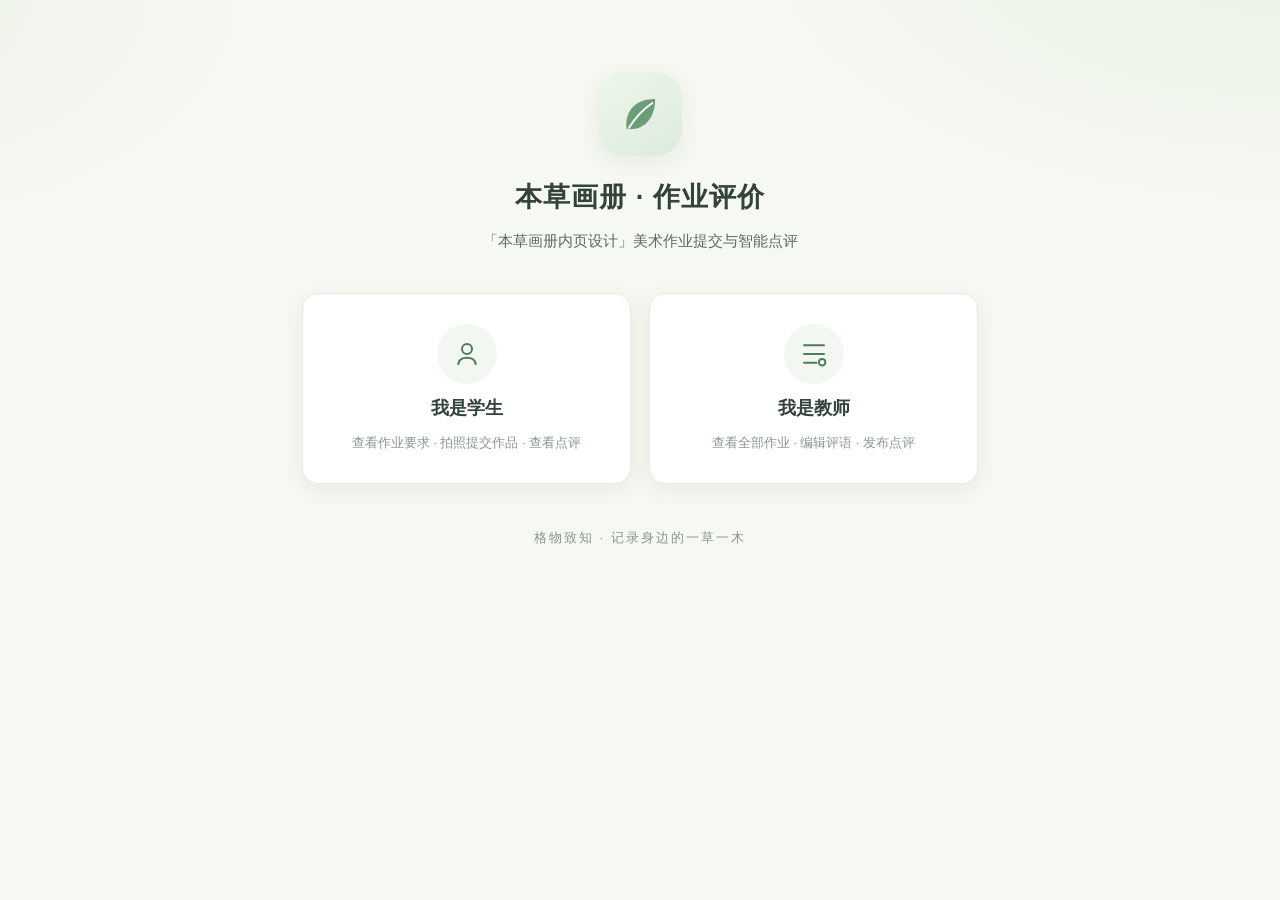
<file: index.html>
<!DOCTYPE html>
<html lang="zh-CN">
<head>
  <meta charset="UTF-8">
  <meta name="viewport" content="width=device-width, initial-scale=1.0, viewport-fit=cover">
  <meta name="theme-color" content="#6b9e77">
  <title>本草画册 · 作业评价</title>
  <link rel="icon" href="data:image/svg+xml,%3Csvg xmlns='http://www.w3.org/2000/svg' viewBox='0 0 32 32'%3E%3Cpath d='M27 5C13 5 6 13 6 24c0 1 .1 2 .2 2.8C7 27 8 27 9 27c11 0 18-9 18-22z' fill='%236b9e77'/%3E%3Cpath d='M8 26C13 18 19 12 25 8' stroke='%23fff' stroke-width='1.4' fill='none' stroke-linecap='round'/%3E%3C/svg%3E">
  <link rel="stylesheet" href="css/style.css?v=12">
</head>
<body>

  <!-- 入口分流页 -->
  <section id="view-home" class="view">
    <div class="home-wrap">
      <div class="home-logo">
        <svg viewBox="0 0 32 32" width="44" height="44" aria-hidden="true">
          <path d="M27 5C13 5 6 13 6 24c0 1 .1 2 .2 2.8C7 27 8 27 9 27c11 0 18-9 18-22z" fill="#6b9e77"/>
          <path d="M8 26C13 18 19 12 25 8" stroke="#fff" stroke-width="1.4" fill="none" stroke-linecap="round"/>
        </svg>
      </div>
      <h1>本草画册 · 作业评价</h1>
      <p class="home-sub">「本草画册内页设计」美术作业提交与智能点评</p>
      <div class="role-cards">
        <a class="role-card" href="student.html">
          <span class="role-icon">
            <svg viewBox="0 0 24 24" width="30" height="30"><path d="M12 12a4 4 0 100-8 4 4 0 000 8zm-7 8c.6-3.4 3.4-5 7-5s6.4 1.6 7 5" fill="none" stroke="#4e7d5a" stroke-width="1.6" stroke-linecap="round"/></svg>
          </span>
          <span class="role-name">我是学生</span>
          <span class="role-desc">查看作业要求 · 拍照提交作品 · 查看点评</span>
        </a>
        <a class="role-card" href="teacher.html">
          <span class="role-icon">
            <svg viewBox="0 0 24 24" width="30" height="30"><path d="M4 5h16M4 12h16M4 19h10" fill="none" stroke="#4e7d5a" stroke-width="1.6" stroke-linecap="round"/><circle cx="18.5" cy="18.5" r="2.6" fill="none" stroke="#4e7d5a" stroke-width="1.6"/></svg>
          </span>
          <span class="role-name">我是教师</span>
          <span class="role-desc">查看全部作业 · 编辑评语 · 发布点评</span>
        </a>
      </div>
      <p class="home-foot">格物致知 · 记录身边的一草一木</p>
    </div>
  </section>

</body>
</html>
</file>
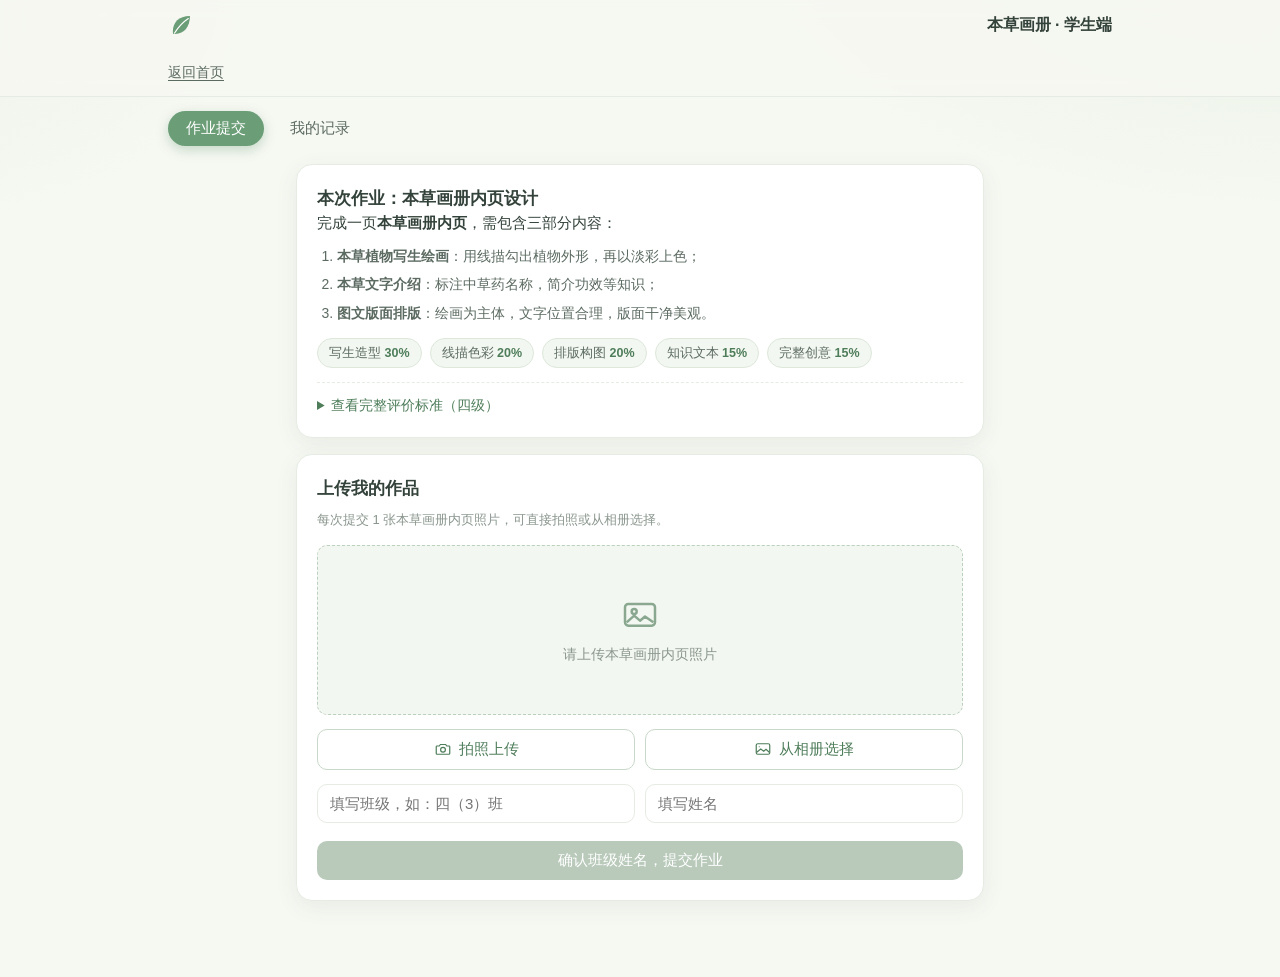
<file: student.html>
<!DOCTYPE html>
<html lang="zh-CN">
<head>
  <meta charset="UTF-8">
  <meta name="viewport" content="width=device-width, initial-scale=1.0, viewport-fit=cover">
  <meta name="theme-color" content="#6b9e77">
  <title>本草画册 · 学生端</title>
  <link rel="icon" href="data:image/svg+xml,%3Csvg xmlns='http://www.w3.org/2000/svg' viewBox='0 0 32 32'%3E%3Cpath d='M27 5C13 5 6 13 6 24c0 1 .1 2 .2 2.8C7 27 8 27 9 27c11 0 18-9 18-22z' fill='%236b9e77'/%3E%3Cpath d='M8 26C13 18 19 12 25 8' stroke='%23fff' stroke-width='1.4' fill='none' stroke-linecap='round'/%3E%3C/svg%3E">
  <link rel="stylesheet" href="css/style.css?v=12">
</head>
<body data-app="student">

  <!-- 学生端 -->
  <section id="view-student" class="view">
    <header class="topbar">
      <div class="brand">
        <svg viewBox="0 0 32 32" width="26" height="26"><path d="M27 5C13 5 6 13 6 24c0 1 .1 2 .2 2.8C7 27 8 27 9 27c11 0 18-9 18-22z" fill="#6b9e77"/><path d="M8 26C13 18 19 12 25 8" stroke="#fff" stroke-width="1.4" fill="none" stroke-linecap="round"/></svg>
        <span>本草画册 · 学生端</span>
      </div>
      <div class="topbar-right">
        <a class="link-btn" href="index.html">返回首页</a>
      </div>
    </header>

    <div class="tabs">
      <button class="tab active" data-stab="submit">作业提交</button>
      <button class="tab" data-stab="records">我的记录</button>
    </div>

    <main class="container">
      <!-- 作业提交 -->
      <div id="stab-submit" class="stab">
        <div class="card">
          <h2 class="card-title">本次作业：本草画册内页设计</h2>
          <div class="requirement">
            <p>完成一页<b>本草画册内页</b>，需包含三部分内容：</p>
            <ol class="req-list">
              <li><b>本草植物写生绘画</b>：用线描勾出植物外形，再以淡彩上色；</li>
              <li><b>本草文字介绍</b>：标注中草药名称，简介功效等知识；</li>
              <li><b>图文版面排版</b>：绘画为主体，文字位置合理，版面干净美观。</li>
            </ol>
            <div class="weight-row">
              <span>写生造型 <b>30%</b></span>
              <span>线描色彩 <b>20%</b></span>
              <span>排版构图 <b>20%</b></span>
              <span>知识文本 <b>15%</b></span>
              <span>完整创意 <b>15%</b></span>
            </div>
            <details class="rubric-details">
              <summary>查看完整评价标准（四级）</summary>
              <div class="rubric-table" id="rubric-table"></div>
            </details>
          </div>
        </div>

        <div class="card">
          <h2 class="card-title">上传我的作品</h2>
          <p class="card-hint">每次提交 1 张本草画册内页照片，可直接拍照或从相册选择。</p>

          <div id="upload-empty" class="upload-zone">
            <svg viewBox="0 0 24 24" width="40" height="40"><rect x="3" y="6" width="18" height="13" rx="2" fill="none" stroke="#8aa890" stroke-width="1.5"/><circle cx="8.5" cy="10.5" r="1.5" fill="none" stroke="#8aa890" stroke-width="1.5"/><path d="M4 17l4.5-4 3.5 3 3-2.5L20 17" fill="none" stroke="#8aa890" stroke-width="1.5" stroke-linejoin="round"/></svg>
            <span>请上传本草画册内页照片</span>
          </div>
          <div id="upload-preview" class="upload-preview hidden">
            <img id="preview-img" alt="作品预览">
            <button id="remove-img" class="link-btn danger">重新选择</button>
          </div>

          <div class="upload-actions">
            <button id="btn-camera" class="btn btn-outline">
              <svg viewBox="0 0 24 24" width="18" height="18"><path d="M4 8h3l1.5-2h7L17 8h3a1 1 0 011 1v9a1 1 0 01-1 1H4a1 1 0 01-1-1V9a1 1 0 011-1z" fill="none" stroke="currentColor" stroke-width="1.6"/><circle cx="12" cy="13" r="3.2" fill="none" stroke="currentColor" stroke-width="1.6"/></svg>
              拍照上传
            </button>
            <button id="btn-album" class="btn btn-outline">
              <svg viewBox="0 0 24 24" width="18" height="18"><rect x="3" y="5" width="18" height="14" rx="2" fill="none" stroke="currentColor" stroke-width="1.6"/><path d="M7 9h.01M4 16l5-4 4 3 3-2.5 4 3.5" fill="none" stroke="currentColor" stroke-width="1.6" stroke-linecap="round"/></svg>
              从相册选择
            </button>
            <input type="file" id="input-camera" accept="image/*" capture="environment" class="hidden">
            <input type="file" id="input-album" accept="image/*" class="hidden">
          </div>

          <div class="student-fields">
            <input type="text" id="input-class" class="text-input" placeholder="填写班级，如：四（3）班" maxlength="12" autocomplete="off">
            <input type="text" id="input-stu-name" class="text-input" placeholder="填写姓名" maxlength="12" autocomplete="off">
          </div>

          <button id="btn-submit" class="btn btn-primary btn-block" disabled>确认班级姓名，提交作业</button>
        </div>
      </div>

      <!-- 我的记录 -->
      <div id="stab-records" class="stab hidden">
        <div id="student-records-list"></div>
      </div>
    </main>
  </section>

  <!-- 图片轻提示 -->
  <div id="toast" class="toast hidden"></div>

  <script src="js/storage.js?v=12"></script>
  <script src="js/ai.js?v=12"></script>
  <script src="js/app.js?v=12"></script>
</body>
</html>
</file>
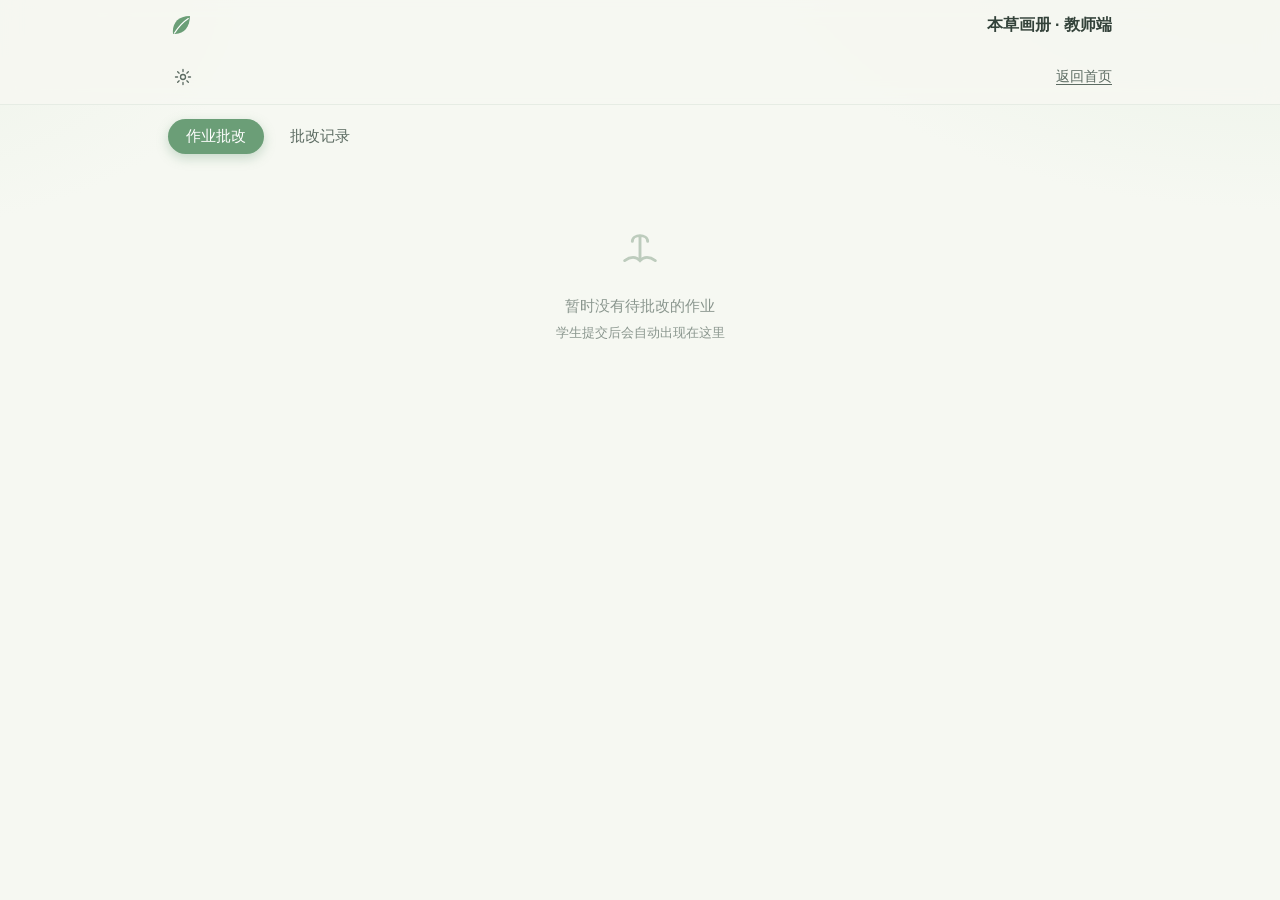
<file: teacher.html>
<!DOCTYPE html>
<html lang="zh-CN">
<head>
  <meta charset="UTF-8">
  <meta name="viewport" content="width=device-width, initial-scale=1.0, viewport-fit=cover">
  <meta name="theme-color" content="#6b9e77">
  <title>本草画册 · 教师端</title>
  <link rel="icon" href="data:image/svg+xml,%3Csvg xmlns='http://www.w3.org/2000/svg' viewBox='0 0 32 32'%3E%3Cpath d='M27 5C13 5 6 13 6 24c0 1 .1 2 .2 2.8C7 27 8 27 9 27c11 0 18-9 18-22z' fill='%236b9e77'/%3E%3Cpath d='M8 26C13 18 19 12 25 8' stroke='%23fff' stroke-width='1.4' fill='none' stroke-linecap='round'/%3E%3C/svg%3E">
  <link rel="stylesheet" href="css/style.css?v=12">
</head>
<body data-app="teacher">

  <!-- 教师端 -->
  <section id="view-teacher" class="view">
    <header class="topbar">
      <div class="brand">
        <svg viewBox="0 0 32 32" width="26" height="26"><path d="M27 5C13 5 6 13 6 24c0 1 .1 2 .2 2.8C7 27 8 27 9 27c11 0 18-9 18-22z" fill="#6b9e77"/><path d="M8 26C13 18 19 12 25 8" stroke="#fff" stroke-width="1.4" fill="none" stroke-linecap="round"/></svg>
        <span>本草画册 · 教师端</span>
      </div>
      <div class="topbar-right">
        <button id="btn-settings" class="icon-btn" title="AI 设置">
          <svg viewBox="0 0 24 24" width="20" height="20"><circle cx="12" cy="12" r="3" fill="none" stroke="currentColor" stroke-width="1.6"/><path d="M12 3v2.5M12 18.5V21M3 12h2.5M18.5 12H21M5.6 5.6l1.8 1.8M16.6 16.6l1.8 1.8M18.4 5.6l-1.8 1.8M7.4 16.6l-1.8 1.8" stroke="currentColor" stroke-width="1.6" stroke-linecap="round"/></svg>
        </button>
        <a class="link-btn" href="index.html">返回首页</a>
      </div>
    </header>

    <div class="tabs">
      <button class="tab active" data-ttab="pending">作业批改 <span id="pending-count" class="tab-badge hidden">0</span></button>
      <button class="tab" data-ttab="records">批改记录</button>
    </div>

    <main class="container wide">
      <div id="ttab-pending" class="ttab">
        <div id="teacher-pending-list"></div>
      </div>
      <div id="ttab-records" class="ttab hidden">
        <div class="search-bar">
          <svg viewBox="0 0 24 24" width="16" height="16"><circle cx="11" cy="11" r="6" fill="none" stroke="#8a968e" stroke-width="1.8"/><path d="M16 16l4 4" stroke="#8a968e" stroke-width="1.8" stroke-linecap="round"/></svg>
          <input type="text" id="teacher-search" placeholder="按班级或姓名搜索…">
        </div>
        <div id="teacher-records-list"></div>
      </div>
    </main>
  </section>

  <!-- AI 设置弹窗 -->
  <div id="modal-settings" class="modal-mask hidden">
    <div class="modal modal-lg">
      <h3>AI 批改设置</h3>

      <div class="field">
        <label class="field-label">批改方式</label>
        <div class="seg">
          <button class="seg-btn" data-mode="mock">模拟批改（无需 Key，立即可用）</button>
          <button class="seg-btn" data-mode="real">真实 AI 批改</button>
        </div>
      </div>

      <div id="real-settings" class="hidden">
        <div class="field">
          <label class="field-label">AI 服务商</label>
          <select id="select-provider" class="text-input">
            <option value="zhipu">智谱 GLM · 视觉模型（推荐，GLM-4.6V-Flash 免费）</option>
            <option value="qwen">通义千问 Qwen-VL（百炼平台）</option>
            <option value="doubao">火山豆包 Doubao 视觉模型</option>
            <option value="custom">自定义（OpenAI 兼容接口）</option>
          </select>
        </div>
        <div class="field">
          <label class="field-label">接口地址</label>
          <input type="text" id="input-endpoint" class="text-input" placeholder="https://.../chat/completions">
        </div>
        <div class="field">
          <label class="field-label">模型名称</label>
          <input type="text" id="input-model" class="text-input" placeholder="glm-4.6v-flash">
        </div>
        <div class="field">
          <label class="field-label">API Key</label>
          <input type="password" id="input-apikey" class="text-input" placeholder="仅保存在本机浏览器中">
        </div>
        <div class="tips">
          <p>· 智谱免费 Key 申请：<a href="https://bigmodel.cn/" target="_blank" rel="noopener">bigmodel.cn</a> → 注册后在「API Keys」页面创建，视觉模型 GLM-4.6V-Flash 目前免费。</p>
          <p>· Key 仅保存在本浏览器本地，不会上传；更换电脑需重新填写。</p>
          <p>· 若浏览器提示跨域（CORS）错误，可在接口地址处填写自己的中转代理地址。</p>
        </div>
      </div>

      <div class="modal-actions">
        <button id="btn-settings-cancel" class="btn btn-ghost">取消</button>
        <button id="btn-settings-save" class="btn btn-primary">保存设置</button>
      </div>
    </div>
  </div>

  <!-- 图片轻提示 -->
  <div id="toast" class="toast hidden"></div>

  <script src="js/storage.js?v=12"></script>
  <script src="js/ai.js?v=12"></script>
  <script src="js/app.js?v=12"></script>
</body>
</html>
</file>
<file: css/style.css>
/* ========== 基础与变量 ========== */
:root {
  --green: #6b9e77;
  --green-deep: #4e7d5a;
  --green-soft: #e9f2ea;
  --green-tint: #f3f7f1;
  --ink: #33423a;
  --ink-2: #5c6b62;
  --ink-3: #8a968e;
  --paper: #f6f8f2;
  --card: #ffffff;
  --line: #e6ece4;
  --amber: #c08a2e;
  --amber-soft: #f8efdd;
  --red: #c06a63;
  --red-soft: #f7e8e7;
  --blue: #5d86a4;
  --blue-soft: #e7f0f6;
  --radius: 16px;
  --radius-sm: 10px;
  --shadow: 0 6px 22px rgba(77, 104, 84, 0.08);
  --shadow-lg: 0 14px 44px rgba(77, 104, 84, 0.16);
}

* { box-sizing: border-box; margin: 0; padding: 0; }

html, body { height: 100%; }

body {
  font-family: -apple-system, BlinkMacSystemFont, "PingFang SC", "Hiragino Sans GB",
    "Microsoft YaHei", "Helvetica Neue", Arial, sans-serif;
  color: var(--ink);
  background:
    radial-gradient(900px 500px at 100% -10%, #e7f1e4 0%, rgba(231, 241, 228, 0) 60%),
    radial-gradient(700px 420px at -10% 0%, #edf3e9 0%, rgba(237, 243, 233, 0) 55%),
    var(--paper);
  background-attachment: fixed;
  line-height: 1.6;
  -webkit-font-smoothing: antialiased;
}

.hidden { display: none !important; }

.view { min-height: 100vh; }

button { font-family: inherit; cursor: pointer; border: none; background: none; }

input, select, textarea { font-family: inherit; font-size: 15px; color: var(--ink); }

a { color: var(--green-deep); }

/* ========== 首页角色选择 ========== */
.home-wrap {
  max-width: 720px;
  margin: 0 auto;
  padding: 72px 22px 48px;
  text-align: center;
}

.home-logo {
  width: 84px; height: 84px;
  margin: 0 auto 20px;
  border-radius: 26px;
  background: linear-gradient(145deg, #eef6ea, #dcebdd);
  display: flex; align-items: center; justify-content: center;
  box-shadow: var(--shadow);
}

.home-wrap h1 { font-size: 27px; letter-spacing: 1px; }

.home-sub { color: var(--ink-2); margin-top: 10px; font-size: 15px; }

.role-cards {
  margin-top: 40px;
  display: grid;
  grid-template-columns: 1fr 1fr;
  gap: 18px;
}

.role-card {
  background: var(--card);
  border-radius: var(--radius);
  padding: 30px 20px;
  display: flex; flex-direction: column; align-items: center;
  gap: 10px;
  box-shadow: var(--shadow);
  border: 1px solid var(--line);
  text-decoration: none;
  color: var(--ink);
  transition: transform .18s ease, box-shadow .18s ease;
}

.role-card:hover { transform: translateY(-3px); box-shadow: var(--shadow-lg); }

.role-icon {
  width: 60px; height: 60px;
  border-radius: 50%;
  background: var(--green-tint);
  display: flex; align-items: center; justify-content: center;
}

.role-name { font-size: 18px; font-weight: 600; }

.role-desc { font-size: 12.5px; color: var(--ink-3); }

.home-foot { margin-top: 44px; color: var(--ink-3); font-size: 13px; letter-spacing: 2px; }

/* ========== 顶栏 / 标签 ========== */
.topbar {
  position: sticky; top: 0; z-index: 20;
  background: rgba(246, 248, 242, 0.88);
  backdrop-filter: saturate(1.4) blur(10px);
  border-bottom: 1px solid var(--line);
}

.topbar > * {
  max-width: 980px; margin: 0 auto;
  padding: 12px 18px;
  display: flex; align-items: center; justify-content: space-between;
}

.brand { display: flex; align-items: center; gap: 9px; font-weight: 600; font-size: 16px; }

.topbar-right { display: flex; align-items: center; gap: 14px; }

.name-label {
  font-size: 13.5px; color: var(--green-deep);
  background: var(--green-soft);
  padding: 3px 12px; border-radius: 999px;
}

.icon-btn { color: var(--ink-2); padding: 5px; border-radius: 8px; display: flex; }
.icon-btn:hover { background: var(--green-soft); color: var(--green-deep); }

.link-btn { color: var(--ink-2); font-size: 13.5px; text-decoration: underline; text-underline-offset: 3px; }
.link-btn:hover { color: var(--green-deep); }
.link-btn.danger { color: var(--red); }
.record-del { margin-left: 8px; flex: none; }

.tabs {
  max-width: 980px; margin: 0 auto;
  padding: 14px 18px 0;
  display: flex; gap: 8px;
}

.tab {
  position: relative;
  padding: 8px 18px;
  border-radius: 999px;
  font-size: 14.5px;
  color: var(--ink-2);
  background: transparent;
  display: flex; align-items: center; gap: 6px;
}

.tab.active { background: var(--green); color: #fff; box-shadow: 0 4px 12px rgba(107, 158, 119, .35); }
.tab:not(.active):hover { background: var(--green-soft); }

.tab-badge {
  min-width: 18px; height: 18px; padding: 0 5px;
  border-radius: 999px;
  background: var(--red); color: #fff;
  font-size: 11px; line-height: 18px; text-align: center;
}
.tab.active .tab-badge { background: #fff; color: var(--red); }

.container { max-width: 720px; margin: 0 auto; padding: 18px 16px 60px; }
.container.wide { max-width: 980px; }

/* ========== 卡片 ========== */
.card {
  background: var(--card);
  border-radius: var(--radius);
  border: 1px solid var(--line);
  box-shadow: var(--shadow);
  padding: 20px;
  margin-bottom: 16px;
}

.card-title { font-size: 17px; font-weight: 600; display: flex; align-items: center; gap: 8px; }
.card-hint { font-size: 13px; color: var(--ink-3); margin: 8px 0 14px; }

/* ========== 作业要求 ========== */
.requirement p { font-size: 14.5px; }

.req-list { margin: 10px 0 4px 20px; font-size: 14px; color: var(--ink-2); }
.req-list li { margin: 6px 0; }

.weight-row {
  display: flex; flex-wrap: wrap; gap: 8px;
  margin-top: 14px;
}

.weight-row span {
  font-size: 12.5px; color: var(--ink-2);
  background: var(--green-tint);
  border: 1px solid #dde8db;
  padding: 4px 11px; border-radius: 999px;
}
.weight-row b { color: var(--green-deep); }

.rubric-details { margin-top: 14px; border-top: 1px dashed var(--line); padding-top: 12px; }
.rubric-details summary { font-size: 13.5px; color: var(--green-deep); cursor: pointer; outline: none; }

.rubric-table { margin-top: 12px; display: flex; flex-direction: column; gap: 12px; }

.rubric-item { border: 1px solid var(--line); border-radius: var(--radius-sm); padding: 12px; }
.rubric-item h4 { font-size: 14px; margin-bottom: 6px; }
.rubric-item h4 em { font-style: normal; color: var(--ink-3); font-weight: 500; font-size: 12.5px; margin-left: 6px; }
.rubric-item ul { list-style: none; display: flex; flex-direction: column; gap: 4px; }
.rubric-item li { font-size: 12.5px; color: var(--ink-2); padding-left: 14px; position: relative; }
.rubric-item li::before { content: ""; position: absolute; left: 2px; top: 9px; width: 5px; height: 5px; border-radius: 50%; background: var(--green); }
.rubric-item li b { color: var(--ink); margin-right: 4px; }

/* ========== 上传 ========== */
.upload-zone {
  border: 1.5px dashed #bcd0bd;
  border-radius: var(--radius-sm);
  background: var(--green-tint);
  min-height: 170px;
  display: flex; flex-direction: column; align-items: center; justify-content: center;
  gap: 10px;
  color: var(--ink-3);
  font-size: 13.5px;
}

.upload-preview { display: flex; flex-direction: column; align-items: center; gap: 10px; }
.upload-preview img {
  width: 100%; max-height: 430px;
  object-fit: contain;
  border-radius: var(--radius-sm);
  border: 1px solid var(--line);
  background: #f0f0ee;
}

.upload-actions { display: flex; gap: 10px; margin: 14px 0; }

/* 班级 + 姓名：每次提交必填，并排显示，窄屏堆叠 */
.student-fields { display: flex; gap: 10px; margin: 4px 0 14px; }
.student-fields .text-input { flex: 1; min-width: 0; font-size: 15px; }

/* 自动批改提示：温和的灰绿色说明文字，不使用报错底色 */
.auto-note {
  padding: 10px 16px 14px;
  font-size: 12.5px;
  line-height: 1.6;
  color: var(--ink-3);
}

/* ========== 按钮 ========== */
.btn {
  display: inline-flex; align-items: center; justify-content: center; gap: 7px;
  border-radius: var(--radius-sm);
  font-size: 14.5px;
  padding: 10px 18px;
  transition: filter .15s ease, background .15s ease, transform .1s ease;
}
.btn:active { transform: scale(.98); }

.btn-primary { background: var(--green); color: #fff; box-shadow: 0 4px 12px rgba(107, 158, 119, .32); }
.btn-primary:hover { filter: brightness(1.05); }
.btn-primary:disabled { background: #b9cabb; box-shadow: none; cursor: not-allowed; }

.btn-outline { border: 1px solid #c9d8ca; color: var(--green-deep); background: #fff; flex: 1; }
.btn-outline:hover { background: var(--green-tint); }

.btn-ghost { color: var(--ink-2); }
.btn-ghost:hover { background: #f1f3ef; }

.btn-block { width: 100%; margin-top: 4px; }

.btn-sm { padding: 7px 14px; font-size: 13.5px; }

/* ========== 状态徽标 ========== */
.badge {
  display: inline-flex; align-items: center; gap: 5px;
  font-size: 12px; padding: 3px 11px; border-radius: 999px;
  white-space: nowrap;
}
.badge::before { content: ""; width: 6px; height: 6px; border-radius: 50%; background: currentColor; }

.badge.grading { background: var(--blue-soft); color: var(--blue); }
.badge.reviewing { background: var(--amber-soft); color: var(--amber); }
.badge.published { background: var(--green-soft); color: var(--green-deep); }
.badge.error { background: var(--red-soft); color: var(--red); }

.dot-flash { animation: flash 1.2s infinite; }
@keyframes flash { 0%,100% { opacity: 1; } 50% { opacity: .25; } }

/* 等级徽标 */
.level {
  display: inline-block;
  font-size: 12.5px; font-weight: 600;
  padding: 2px 11px; border-radius: 999px;
}
.level-a { background: var(--green-soft); color: var(--green-deep); }
.level-b { background: var(--blue-soft); color: var(--blue); }
.level-c { background: var(--amber-soft); color: var(--amber); }
.level-d { background: var(--red-soft); color: var(--red); }

/* 构图名称标签 */
.comp-tag {
  font-size: 11.5px; font-weight: 500;
  color: #7a6433;
  background: #f6efdd;
  border: 1px solid #e6d8b4;
  padding: 1px 10px;
  border-radius: 999px;
  white-space: nowrap;
}

/* 评价标准中的构图术语说明 */
.comp-line {
  font-size: 12px; color: var(--ink-2);
  margin-top: 9px;
  background: #faf7ee;
  border: 1px solid #ece2c8;
  border-radius: 8px;
  padding: 7px 10px;
}
.comp-line b { color: #7a6433; }

.composition-row .dn small { color: #7a6433; }

/* ========== 学生记录 ========== */
.record-card {
  background: var(--card);
  border: 1px solid var(--line);
  border-radius: var(--radius);
  box-shadow: var(--shadow);
  margin-bottom: 14px;
  overflow: hidden;
}

.record-head {
  display: flex; align-items: center; gap: 12px;
  padding: 13px 16px;
}

.record-thumb {
  width: 54px; height: 54px; flex-shrink: 0;
  border-radius: var(--radius-sm);
  object-fit: cover;
  border: 1px solid var(--line);
  background: #f0f0ee;
}

.record-meta { flex: 1; min-width: 0; }
.record-meta .t1 { font-size: 14.5px; font-weight: 600; }
.record-meta .t2 { font-size: 12px; color: var(--ink-3); }

.record-toggle { font-size: 13px; color: var(--green-deep); white-space: nowrap; }

.record-body { padding: 0 16px 16px; border-top: 1px dashed var(--line); }
.record-body .big-img { width: 100%; max-height: 480px; object-fit: contain; border-radius: var(--radius-sm); margin-top: 14px; background: #f0f0ee; }

.status-note {
  display: flex; align-items: center; gap: 10px;
  padding: 16px; color: var(--ink-2); font-size: 13.5px;
}

/* ========== 评价展示 ========== */
.eval-block { margin-top: 15px; }
.eval-block h4 {
  font-size: 14px; color: var(--green-deep);
  display: flex; align-items: center; gap: 7px;
  margin-bottom: 9px;
}
.eval-block h4::before { content: ""; width: 4px; height: 14px; border-radius: 2px; background: var(--green); }

.dim-row {
  display: flex; gap: 10px; align-items: flex-start;
  padding: 9px 0;
  border-bottom: 1px dashed var(--line);
  font-size: 13.5px;
}
.dim-row:last-child { border-bottom: none; }
.dim-name { width: 104px; flex-shrink: 0; color: var(--ink); font-weight: 500; padding-top: 1px; }
.dim-name small { display: block; color: var(--ink-3); font-size: 11px; font-weight: 400; }
.dim-main { flex: 1; min-width: 0; }
.dim-level-line { display: flex; align-items: center; gap: 8px; margin-bottom: 2px; }
.dim-comment { color: var(--ink-2); font-size: 13px; }

.suggest-list { list-style: none; display: flex; flex-direction: column; gap: 8px; }
.suggest-list li {
  position: relative; padding-left: 22px;
  font-size: 13.5px; color: var(--ink-2);
}
.suggest-list li::before {
  content: counter(sug);
  counter-increment: sug;
  position: absolute; left: 0; top: 2px;
  width: 16px; height: 16px;
  background: var(--green-soft); color: var(--green-deep);
  border-radius: 50%;
  font-size: 10.5px; text-align: center; line-height: 16px;
}
.suggest-list { counter-reset: sug; }

.total-box {
  margin-top: 14px;
  background: var(--green-tint);
  border: 1px solid #dbe8d9;
  border-radius: var(--radius-sm);
  padding: 14px 16px;
  display: flex; align-items: center; gap: 16px;
}
.total-score { text-align: center; flex-shrink: 0; }
.total-score .num { font-size: 30px; font-weight: 700; color: var(--green-deep); line-height: 1.1; }
.total-score .num small { font-size: 14px; }
.total-score .lab { font-size: 11.5px; color: var(--ink-3); }
.total-text { flex: 1; font-size: 13.5px; color: var(--ink-2); }
.total-text .lv-wrap { margin-bottom: 3px; }

/* ========== 教师批改卡 ========== */
.grade-card {
  background: var(--card);
  border: 1px solid var(--line);
  border-radius: var(--radius);
  box-shadow: var(--shadow);
  margin-bottom: 18px;
  overflow: hidden;
}

.grade-head {
  display: flex; align-items: center; gap: 12px;
  padding: 13px 18px;
  border-bottom: 1px solid var(--line);
  background: #fcfdfb;
}
.grade-head .gm { flex: 1; }
.grade-head .gm .n { font-size: 15px; font-weight: 600; }
.grade-head .gm .t { font-size: 12px; color: var(--ink-3); }

.grade-grid { display: grid; grid-template-columns: 300px 1fr; gap: 0; }

.grade-img { padding: 16px; border-right: 1px solid var(--line); background: #fafbf8; }
.grade-img img { width: 100%; max-height: 420px; object-fit: contain; border-radius: var(--radius-sm); background: #f0f0ee; }

.grade-form { padding: 16px 18px; }

.edit-section { margin-bottom: 16px; }
.edit-section > h4 {
  font-size: 13.5px; color: var(--green-deep); margin-bottom: 8px;
  display: flex; align-items: center; gap: 7px;
}
.edit-section > h4::before { content: ""; width: 4px; height: 13px; border-radius: 2px; background: var(--green); }
.ai-tag { font-size: 11px; color: var(--ink-3); font-weight: 400; background: #f1f3ef; padding: 1px 8px; border-radius: 999px; margin-left: auto; }

.dim-edit {
  display: grid;
  grid-template-columns: 108px 86px 1fr;
  gap: 8px; align-items: center;
  padding: 7px 0;
  border-bottom: 1px dashed var(--line);
}
.dim-edit:last-child { border-bottom: none; }
.dim-edit .dn { font-size: 13px; }
.dim-edit .dn small { display: block; font-size: 10.5px; color: var(--ink-3); }
.dim-score-cell { font-size: 12px; color: var(--ink-3); margin-top: 3px; text-align: center; }
.dim-score-cell b { color: var(--green-deep); font-size: 13.5px; }

.sel-input, .mini-input, .area-input {
  border: 1px solid var(--line);
  border-radius: 8px;
  background: #fff;
  padding: 6px 9px;
  width: 100%;
  outline: none;
  transition: border-color .15s;
}
.sel-input:focus, .mini-input:focus, .area-input:focus { border-color: var(--green); }
.sel-input { font-size: 13px; padding: 5px 8px; }
.mini-input { font-size: 13px; }
.area-input { resize: vertical; min-height: 46px; line-height: 1.55; font-size: 13.5px; }

.suggest-edit-row { display: flex; align-items: flex-start; gap: 8px; margin-bottom: 7px; }
.suggest-edit-row .idx { width: 18px; height: 18px; margin-top: 7px; background: var(--green-soft); color: var(--green-deep); border-radius: 50%; font-size: 10.5px; text-align: center; line-height: 18px; flex-shrink: 0; }
.suggest-edit-row textarea { flex: 1; }
.suggest-del { color: var(--ink-3); padding: 7px 2px; flex-shrink: 0; }
.suggest-del:hover { color: var(--red); }

.add-suggest { font-size: 13px; color: var(--green-deep); margin-top: 2px; }
.add-suggest:hover { text-decoration: underline; }

.total-edit {
  background: var(--green-tint);
  border: 1px solid #dbe8d9;
  border-radius: var(--radius-sm);
  padding: 13px 15px;
}
.total-edit-row1 { display: flex; align-items: center; gap: 14px; margin-bottom: 9px; }
.total-edit-row1 .big-score { font-size: 28px; font-weight: 700; color: var(--green-deep); }
.total-edit-row1 .sel-input { width: 110px; }

.grade-actions { display: flex; gap: 10px; justify-content: flex-end; margin-top: 15px; }

.error-box {
  margin: 16px 18px; padding: 12px 14px;
  background: var(--red-soft); color: var(--red);
  border-radius: var(--radius-sm); font-size: 13px;
  display: flex; align-items: center; justify-content: space-between; gap: 10px;
}

/* ========== 搜索 ========== */
.search-bar {
  display: flex; align-items: center; gap: 8px;
  background: #fff; border: 1px solid var(--line);
  border-radius: 999px;
  padding: 8px 16px;
  margin-bottom: 15px;
}
.search-bar input { border: none; outline: none; flex: 1; background: transparent; font-size: 14px; }

/* ========== 空状态 ========== */
.empty {
  text-align: center;
  padding: 56px 20px;
  color: var(--ink-3);
}
.empty svg { margin-bottom: 12px; opacity: .65; }
.empty .e1 { font-size: 15px; }
.empty .e2 { font-size: 12.5px; margin-top: 5px; }

/* ========== 弹窗 ========== */
.modal-mask {
  position: fixed; inset: 0; z-index: 50;
  background: rgba(51, 66, 58, .38);
  backdrop-filter: blur(3px);
  display: flex; align-items: center; justify-content: center;
  padding: 20px;
}

.modal {
  background: #fff;
  border-radius: var(--radius);
  box-shadow: var(--shadow-lg);
  width: 100%; max-width: 380px;
  padding: 24px;
}
.modal-lg { max-width: 520px; max-height: 88vh; overflow-y: auto; }

.modal h3 { font-size: 17px; }
.modal-hint { font-size: 13px; color: var(--ink-3); margin: 6px 0 16px; }
.modal-actions { display: flex; justify-content: flex-end; gap: 10px; margin-top: 20px; }

.text-input {
  width: 100%;
  border: 1px solid var(--line);
  border-radius: var(--radius-sm);
  padding: 10px 12px;
  outline: none;
  background: #fff;
}
.text-input:focus { border-color: var(--green); }

.field { margin-bottom: 14px; }
.field-label { display: block; font-size: 13px; color: var(--ink-2); margin-bottom: 6px; font-weight: 500; }

.seg { display: flex; gap: 8px; background: #f1f3ef; padding: 4px; border-radius: var(--radius-sm); }
.seg-btn { flex: 1; padding: 8px 6px; border-radius: 8px; font-size: 13px; color: var(--ink-2); }
.seg-btn.active { background: #fff; color: var(--green-deep); box-shadow: 0 2px 6px rgba(0,0,0,.08); font-weight: 600; }

.tips { background: var(--green-tint); border-radius: var(--radius-sm); padding: 11px 13px; margin-top: 6px; }
.tips p { font-size: 12px; color: var(--ink-2); margin: 4px 0; }

/* ========== Toast ========== */
.toast {
  position: fixed; left: 50%; bottom: 44px;
  transform: translateX(-50%);
  background: rgba(51, 66, 58, .92);
  color: #fff;
  font-size: 13.5px;
  padding: 10px 20px;
  border-radius: 999px;
  z-index: 80;
  box-shadow: var(--shadow-lg);
  animation: toast-in .25s ease;
}
@keyframes toast-in { from { opacity: 0; transform: translate(-50%, 10px); } to { opacity: 1; transform: translate(-50%, 0); } }

/* ========== 响应式 ========== */
@media (max-width: 760px) {
  .home-wrap { padding-top: 56px; }
  .role-cards { grid-template-columns: 1fr; }
  .grade-grid { grid-template-columns: 1fr; }
  .grade-img { border-right: none; border-bottom: 1px solid var(--line); }
  .grade-img img { max-height: 360px; }
  .dim-edit { grid-template-columns: 92px 78px 1fr; }
  .brand span { font-size: 15px; }
}

@media (max-width: 400px) {
  .dim-edit { grid-template-columns: 1fr 78px; grid-auto-rows: auto; }
  .dim-edit .dn { grid-column: 1 / -1; }
}

@media (max-width: 560px) {
  .student-fields { flex-direction: column; }
}
</file>
